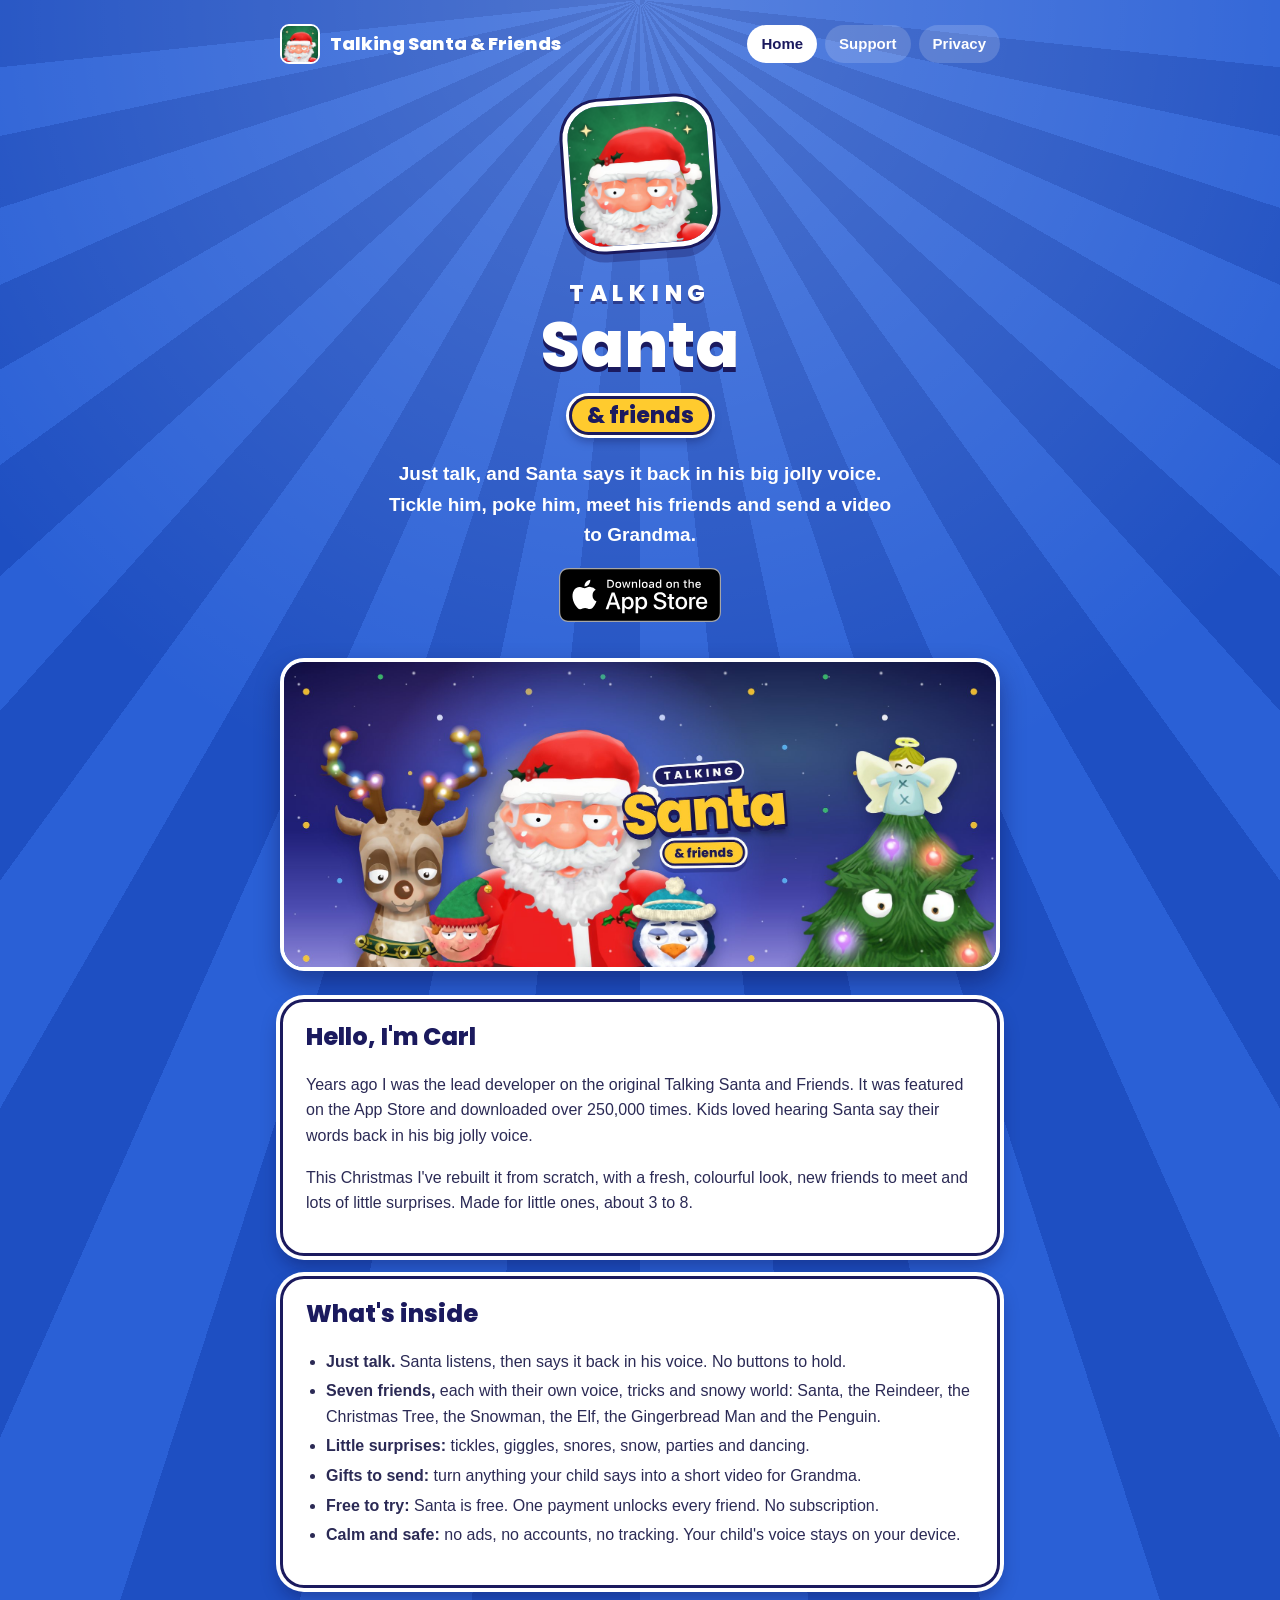
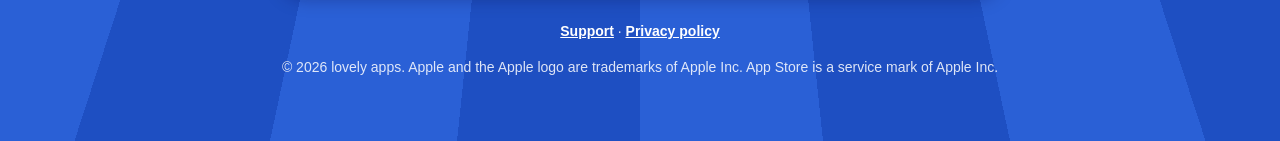
<file: index.html>
<!DOCTYPE html>
<html lang="en-GB">
<head>
  <meta charset="utf-8">
  <meta name="viewport" content="width=device-width, initial-scale=1">
  <title>Talking Santa &amp; Friends</title>
  <meta name="description" content="Talk, and Santa says it back in his big jolly voice. Tickle him, poke him, meet his friends and send a video to Grandma.">
  <meta name="apple-itunes-app" content="app-id=6838225022">
  <link rel="icon" href="images/icon.png">
  <link rel="stylesheet" href="style.css">
</head>
<body>
  <div class="wrap">
    <nav>
      <a class="brand" href="index.html"><img src="images/icon.png" alt="">Talking Santa &amp; Friends</a>
      <div class="links">
        <a href="index.html" aria-current="page">Home</a>
        <a href="support.html">Support</a>
        <a href="privacy.html">Privacy</a>
      </div>
    </nav>

    <section class="hero">
      <img class="icon" src="images/icon.png" alt="Talking Santa &amp; Friends app icon">
      <h1><span class="small">TALKING</span>Santa</h1>
      <span class="sticker">&amp; friends</span>
      <p>Just talk, and Santa says it back in his big jolly voice. Tickle him, poke him, meet his friends and send a video to Grandma.</p>
      <a class="badge" href="https://apps.apple.com/app/id6838225022"><img src="images/app-store-badge.svg" alt="Download on the App Store"></a>
    </section>

    <img class="header-art" src="images/header.jpg" alt="Santa, the Reindeer, the Elf, the Penguin and the Christmas Tree">

    <div class="card">
      <h2>Hello, I'm Carl</h2>
      <p>Years ago I was the lead developer on the original Talking Santa and Friends. It was featured on the App Store and downloaded over 250,000 times. Kids loved hearing Santa say their words back in his big jolly voice.</p>
      <p>This Christmas I've rebuilt it from scratch, with a fresh, colourful look, new friends to meet and lots of little surprises. Made for little ones, about 3 to 8.</p>
    </div>

    <div class="card">
      <h2>What's inside</h2>
      <ul>
        <li><strong>Just talk.</strong> Santa listens, then says it back in his voice. No buttons to hold.</li>
        <li><strong>Seven friends,</strong> each with their own voice, tricks and snowy world: Santa, the Reindeer, the Christmas Tree, the Snowman, the Elf, the Gingerbread Man and the Penguin.</li>
        <li><strong>Little surprises:</strong> tickles, giggles, snores, snow, parties and dancing.</li>
        <li><strong>Gifts to send:</strong> turn anything your child says into a short video for Grandma.</li>
        <li><strong>Free to try:</strong> Santa is free. One payment unlocks every friend. No subscription.</li>
        <li><strong>Calm and safe:</strong> no ads, no accounts, no tracking. Your child's voice stays on your device.</li>
      </ul>
    </div>

    <footer>
      <p><a href="support.html">Support</a> · <a href="privacy.html">Privacy policy</a></p>
      <p>© 2026 lovely apps. Apple and the Apple logo are trademarks of Apple Inc. App Store is a service mark of Apple Inc.</p>
    </footer>
  </div>
</body>
</html>
</file>
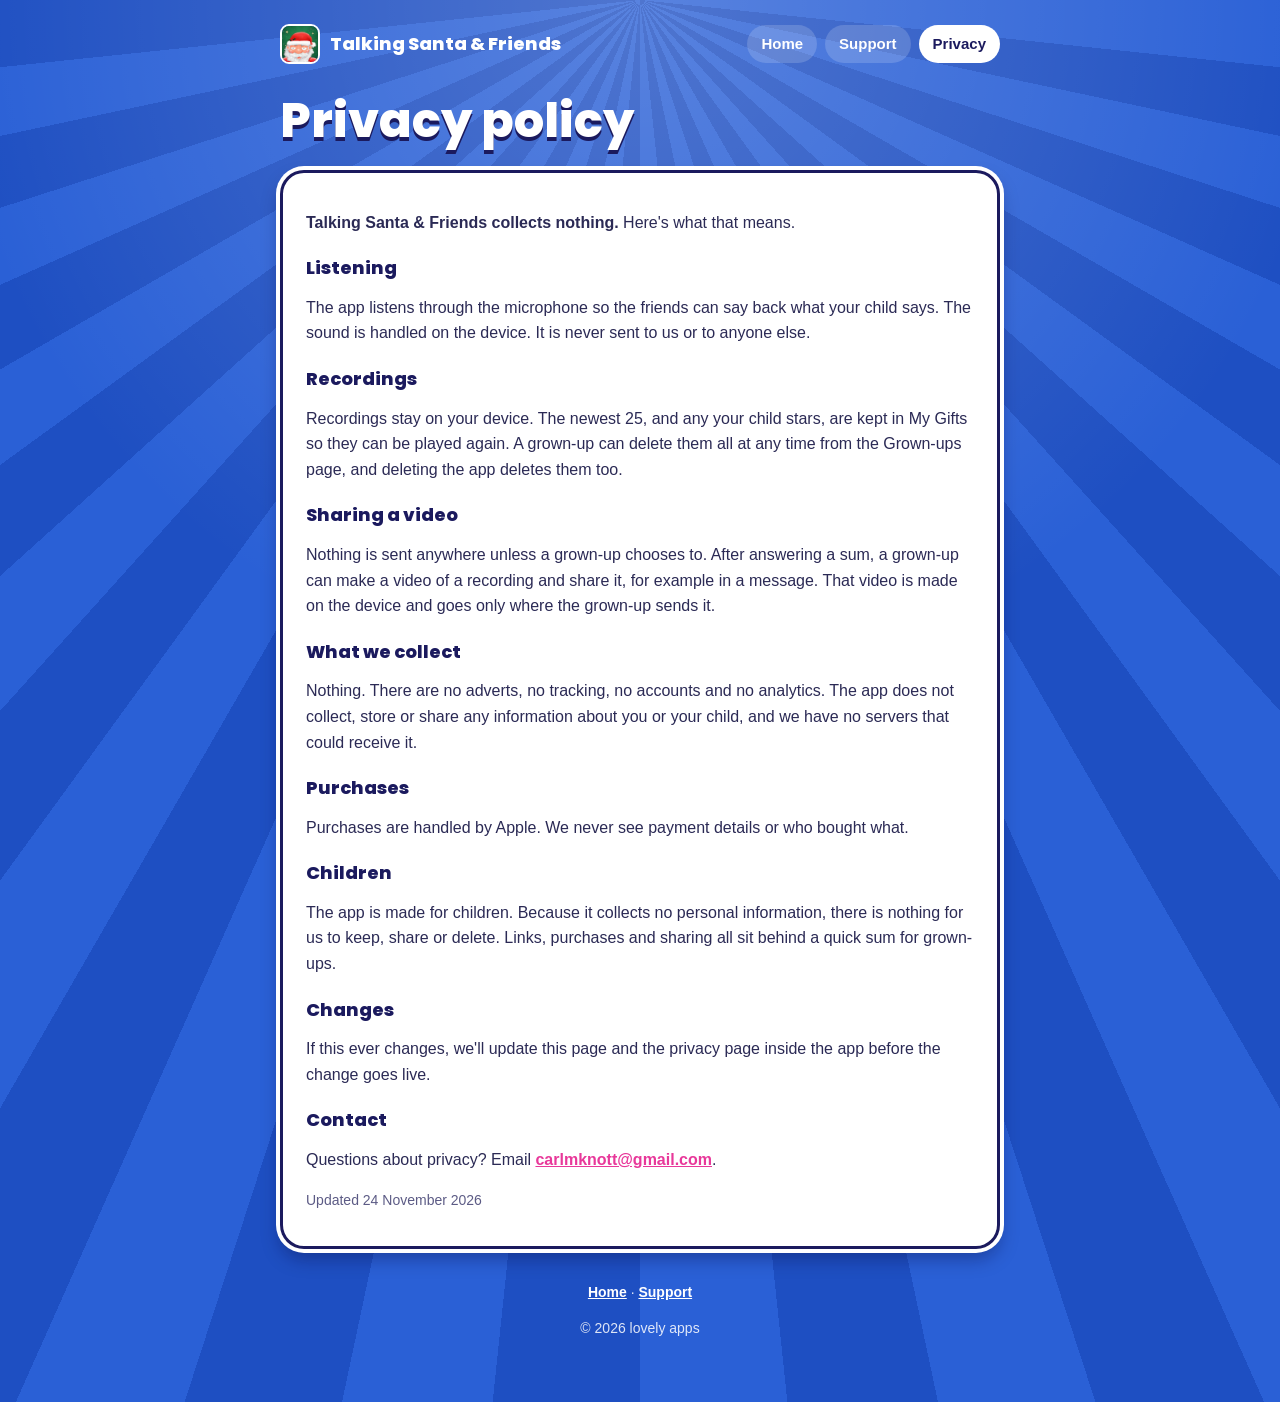
<file: privacy.html>
<!DOCTYPE html>
<html lang="en-GB">
<head>
  <meta charset="utf-8">
  <meta name="viewport" content="width=device-width, initial-scale=1">
  <title>Privacy policy · Talking Santa &amp; Friends</title>
  <link rel="icon" href="images/icon.png">
  <link rel="stylesheet" href="style.css">
</head>
<body>
  <div class="wrap">
    <nav>
      <a class="brand" href="index.html"><img src="images/icon.png" alt="">Talking Santa &amp; Friends</a>
      <div class="links">
        <a href="index.html">Home</a>
        <a href="support.html">Support</a>
        <a href="privacy.html" aria-current="page">Privacy</a>
      </div>
    </nav>

    <h1 class="page-title">Privacy policy</h1>

    <div class="card">
      <p><strong>Talking Santa &amp; Friends collects nothing.</strong> Here's what that means.</p>

      <h3>Listening</h3>
      <p>The app listens through the microphone so the friends can say back what your child says. The sound is handled on the device. It is never sent to us or to anyone else.</p>

      <h3>Recordings</h3>
      <p>Recordings stay on your device. The newest 25, and any your child stars, are kept in My Gifts so they can be played again. A grown-up can delete them all at any time from the Grown-ups page, and deleting the app deletes them too.</p>

      <h3>Sharing a video</h3>
      <p>Nothing is sent anywhere unless a grown-up chooses to. After answering a sum, a grown-up can make a video of a recording and share it, for example in a message. That video is made on the device and goes only where the grown-up sends it.</p>

      <h3>What we collect</h3>
      <p>Nothing. There are no adverts, no tracking, no accounts and no analytics. The app does not collect, store or share any information about you or your child, and we have no servers that could receive it.</p>

      <h3>Purchases</h3>
      <p>Purchases are handled by Apple. We never see payment details or who bought what.</p>

      <h3>Children</h3>
      <p>The app is made for children. Because it collects no personal information, there is nothing for us to keep, share or delete. Links, purchases and sharing all sit behind a quick sum for grown-ups.</p>

      <h3>Changes</h3>
      <p>If this ever changes, we'll update this page and the privacy page inside the app before the change goes live.</p>

      <h3>Contact</h3>
      <p>Questions about privacy? Email <a href="mailto:carlmknott@gmail.com">carlmknott@gmail.com</a>.</p>

      <p class="updated">Updated 24 November 2026</p>
    </div>

    <footer>
      <p><a href="index.html">Home</a> · <a href="support.html">Support</a></p>
      <p>© 2026 lovely apps</p>
    </footer>
  </div>
</body>
</html>
</file>
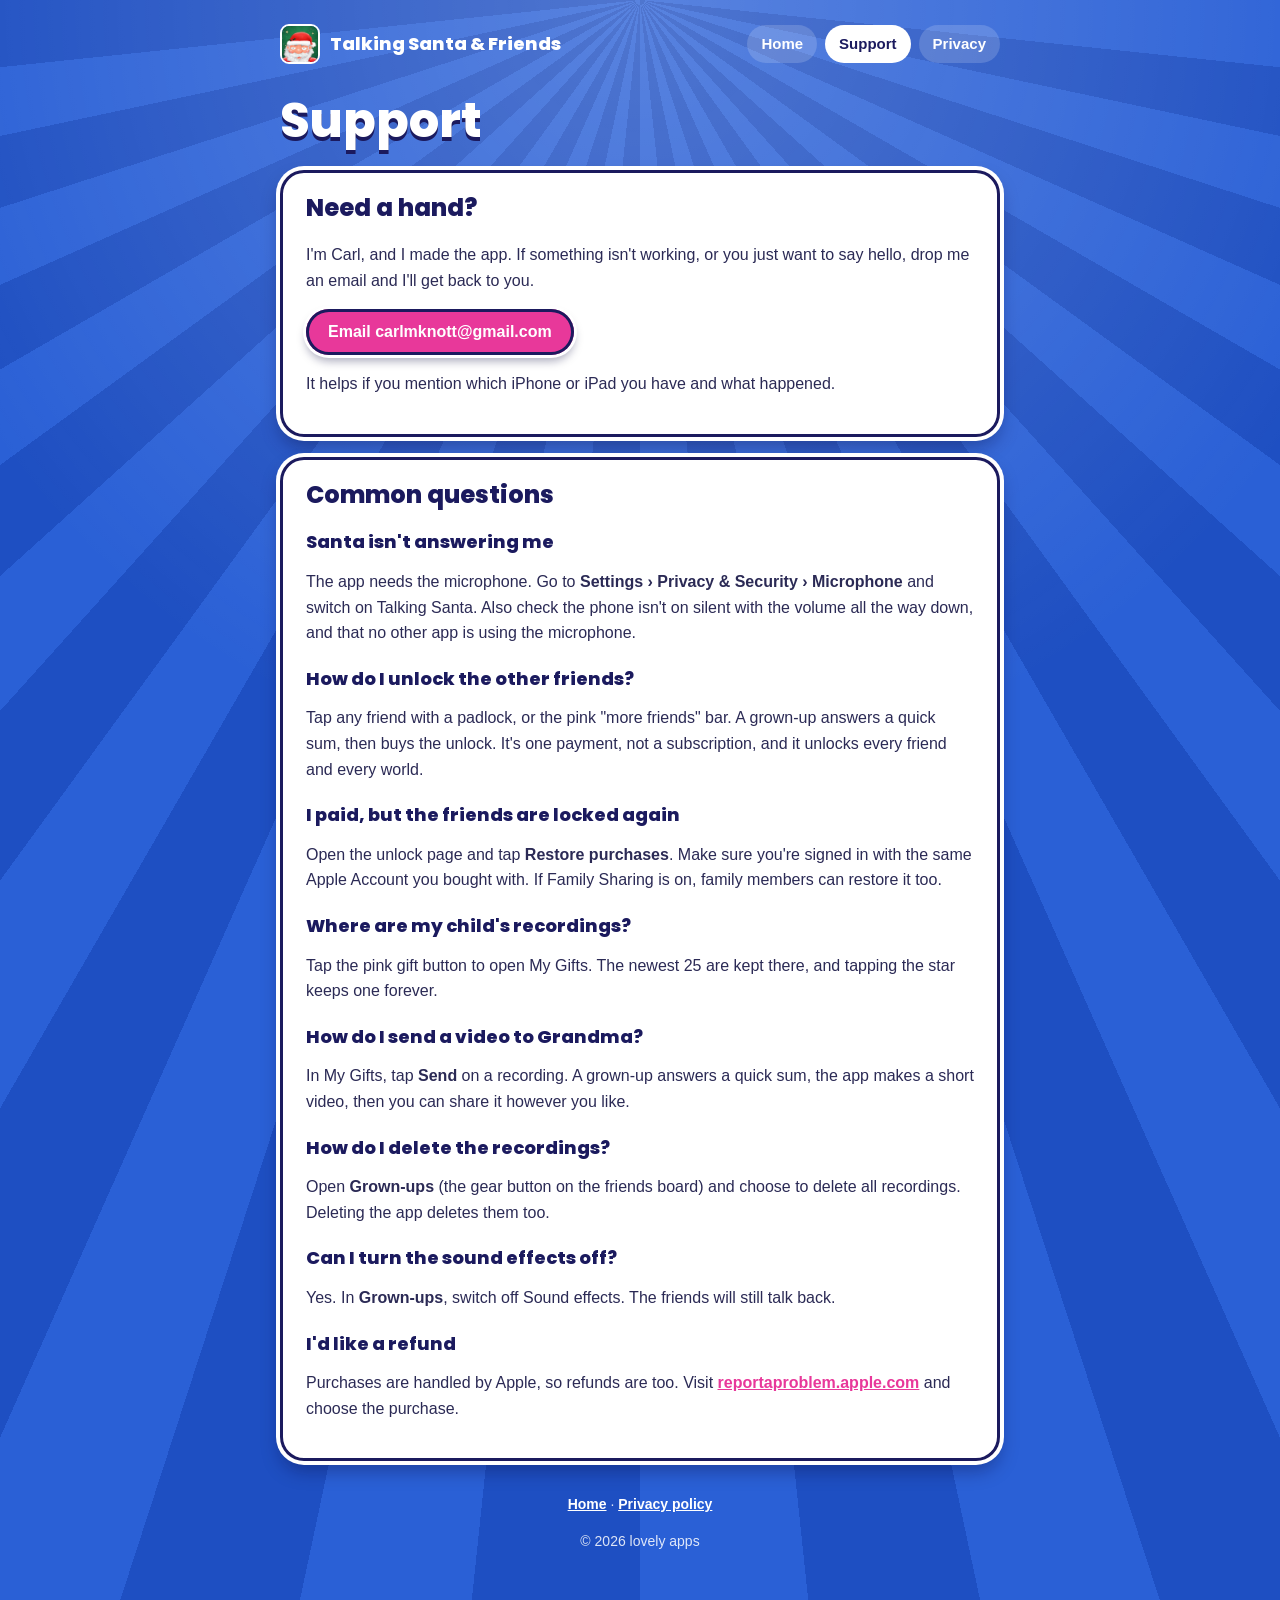
<file: support.html>
<!DOCTYPE html>
<html lang="en-GB">
<head>
  <meta charset="utf-8">
  <meta name="viewport" content="width=device-width, initial-scale=1">
  <title>Support · Talking Santa &amp; Friends</title>
  <link rel="icon" href="images/icon.png">
  <link rel="stylesheet" href="style.css">
</head>
<body>
  <div class="wrap">
    <nav>
      <a class="brand" href="index.html"><img src="images/icon.png" alt="">Talking Santa &amp; Friends</a>
      <div class="links">
        <a href="index.html">Home</a>
        <a href="support.html" aria-current="page">Support</a>
        <a href="privacy.html">Privacy</a>
      </div>
    </nav>

    <h1 class="page-title">Support</h1>

    <div class="card">
      <h2>Need a hand?</h2>
      <p>I'm Carl, and I made the app. If something isn't working, or you just want to say hello, drop me an email and I'll get back to you.</p>
      <p><a class="contact" href="mailto:carlmknott@gmail.com?subject=Talking%20Santa%20%26%20Friends">Email carlmknott@gmail.com</a></p>
      <p>It helps if you mention which iPhone or iPad you have and what happened.</p>
    </div>

    <div class="card">
      <h2>Common questions</h2>

      <h3>Santa isn't answering me</h3>
      <p>The app needs the microphone. Go to <strong>Settings › Privacy &amp; Security › Microphone</strong> and switch on Talking Santa. Also check the phone isn't on silent with the volume all the way down, and that no other app is using the microphone.</p>

      <h3>How do I unlock the other friends?</h3>
      <p>Tap any friend with a padlock, or the pink "more friends" bar. A grown-up answers a quick sum, then buys the unlock. It's one payment, not a subscription, and it unlocks every friend and every world.</p>

      <h3>I paid, but the friends are locked again</h3>
      <p>Open the unlock page and tap <strong>Restore purchases</strong>. Make sure you're signed in with the same Apple Account you bought with. If Family Sharing is on, family members can restore it too.</p>

      <h3>Where are my child's recordings?</h3>
      <p>Tap the pink gift button to open My Gifts. The newest 25 are kept there, and tapping the star keeps one forever.</p>

      <h3>How do I send a video to Grandma?</h3>
      <p>In My Gifts, tap <strong>Send</strong> on a recording. A grown-up answers a quick sum, the app makes a short video, then you can share it however you like.</p>

      <h3>How do I delete the recordings?</h3>
      <p>Open <strong>Grown-ups</strong> (the gear button on the friends board) and choose to delete all recordings. Deleting the app deletes them too.</p>

      <h3>Can I turn the sound effects off?</h3>
      <p>Yes. In <strong>Grown-ups</strong>, switch off Sound effects. The friends will still talk back.</p>

      <h3>I'd like a refund</h3>
      <p>Purchases are handled by Apple, so refunds are too. Visit <a href="https://reportaproblem.apple.com">reportaproblem.apple.com</a> and choose the purchase.</p>
    </div>

    <footer>
      <p><a href="index.html">Home</a> · <a href="privacy.html">Privacy policy</a></p>
      <p>© 2026 lovely apps</p>
    </footer>
  </div>
</body>
</html>
</file>
<file: style.css>
@font-face {
  font-family: "Poppins";
  src: url("fonts/Poppins-ExtraBold.ttf") format("truetype");
  font-weight: 800;
  font-display: swap;
}

:root {
  --navy: #1B1A5E;
  --blue: #1E4FC2;
  --blue-light: #2A60D6;
  --sun: #FFCB2E;
  --pink: #E8389A;
  --text: #2B2A55;
  --muted: #5C5B85;
}

* { box-sizing: border-box; }

html { background: #2A60D6; }

body {
  margin: 0;
  font-family: -apple-system, BlinkMacSystemFont, "SF Pro Rounded", "Segoe UI", Roboto, Helvetica, Arial, sans-serif;
  color: var(--text);
  line-height: 1.6;
  background:
    radial-gradient(circle at 50% 0%, rgba(255,255,255,.22), rgba(255,255,255,0) 45%),
    repeating-conic-gradient(from 0deg at 50% 0%, var(--blue) 0 6deg, var(--blue-light) 6deg 12deg);
  min-height: 100vh;
}

a { color: var(--pink); font-weight: 700; }

.wrap { max-width: 760px; margin: 0 auto; padding: 24px 20px 48px; }

nav {
  display: flex;
  align-items: center;
  justify-content: space-between;
  gap: 12px;
  flex-wrap: wrap;
  margin-bottom: 28px;
}
nav .brand {
  display: flex;
  align-items: center;
  gap: 10px;
  color: #fff;
  text-decoration: none;
  font-family: "Poppins", sans-serif;
  font-size: 18px;
}
nav .brand img { width: 40px; height: 40px; border-radius: 22.5%; border: 2px solid #fff; }
nav .links { display: flex; gap: 8px; }
nav .links a {
  color: #fff;
  text-decoration: none;
  background: rgba(255,255,255,.16);
  padding: 7px 14px;
  border-radius: 99px;
  font-size: 15px;
}
nav .links a[aria-current="page"] { background: #fff; color: var(--navy); }

h1, h2, h3 { font-family: "Poppins", sans-serif; font-weight: 800; color: var(--navy); line-height: 1.2; }

.hero { text-align: center; color: #fff; margin-bottom: 28px; }
.hero .icon {
  width: 140px; height: 140px;
  border-radius: 22.5%;
  box-shadow: 0 0 0 5px #fff, 0 0 0 8px var(--navy), 0 12px 0 4px rgba(27,26,94,.35);
  transform: rotate(-4deg);
  margin: 12px 0 28px;
}
.hero h1 {
  color: #fff;
  font-size: clamp(40px, 9vw, 64px);
  margin: 0;
  text-shadow: 0 5px 0 var(--navy);
}
.hero h1 .small { display: block; font-size: .36em; letter-spacing: .25em; text-shadow: 0 3px 0 rgba(27,26,94,.55); }
.hero .sticker {
  display: inline-block;
  margin-top: 12px;
  background: var(--sun);
  color: var(--navy);
  font-family: "Poppins", sans-serif;
  font-size: 22px;
  padding: 2px 18px;
  border-radius: 99px;
  box-shadow: inset 0 0 0 3px var(--navy), 0 0 0 3px #fff, 0 6px 10px rgba(10,10,61,.35);
}
.hero p { font-size: 19px; font-weight: 700; max-width: 520px; margin: 24px auto 18px; }
.badge img { height: 54px; }

.header-art {
  display: block;
  width: 100%;
  border-radius: 24px;
  border: 4px solid #fff;
  box-shadow: 0 12px 24px rgba(10,10,61,.4);
  margin-bottom: 28px;
}

.card {
  background: #fff;
  border-radius: 24px;
  padding: 24px 26px;
  margin-bottom: 20px;
  box-shadow: inset 0 0 0 3px var(--navy), 0 0 0 4px #fff, 0 10px 18px rgba(10,10,61,.35);
}
.card h2 { margin-top: 0; font-size: 24px; }
.card h3 { font-size: 18px; margin: 22px 0 4px; }
.card ul { padding-left: 20px; }
.card li { margin: 4px 0; }
.updated { color: var(--muted); font-size: 14px; }

.page-title { color: #fff; text-shadow: 0 4px 0 var(--navy); font-size: clamp(34px, 7vw, 48px); margin: 0 0 20px; }

.contact {
  display: inline-block;
  background: var(--pink);
  color: #fff;
  text-decoration: none;
  padding: 10px 22px;
  border-radius: 99px;
  box-shadow: inset 0 0 0 3px var(--navy), 0 0 0 3px #fff, 0 6px 10px rgba(10,10,61,.35);
}

footer { text-align: center; color: rgba(255,255,255,.85); font-size: 14px; margin-top: 32px; }
footer a { color: #fff; }
</file>
